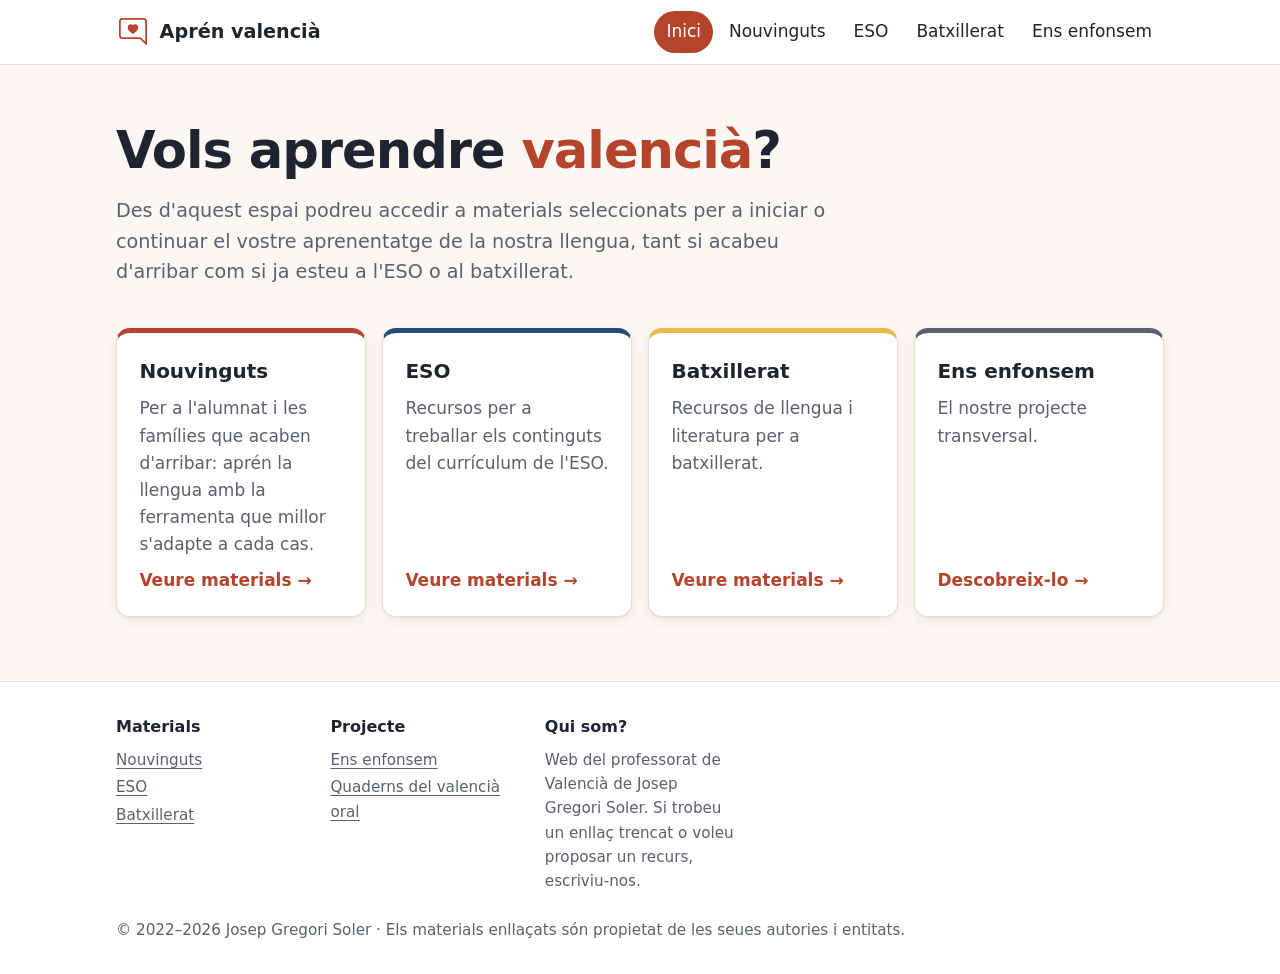
<file: index.html>
<!doctype html>
<html lang="ca">
<head>
  <meta charset="utf-8">
  <meta name="viewport" content="width=device-width, initial-scale=1">
  <title>Aprén valencià</title>
  <meta name="description" content="Materials seleccionats per a aprendre valencià: persones nouvingudes, ESO i batxillerat.">
  <meta name="author" content="Josep Gregori Soler">
  <link rel="icon" href="imatges/icona.svg" type="image/svg+xml">
  <link rel="stylesheet" href="css/estil.css">
</head>
<body>
  <a class="salta" href="#contingut">Salta al contingut</a>
  <header class="capcalera">
    <div class="contenidor">
      <a class="marca" href="index.html"><svg width="34" height="28" viewBox="0 0 16 16" fill="currentColor" aria-hidden="true"><path d="M2 1a1 1 0 0 0-1 1v8a1 1 0 0 0 1 1h9.586a2 2 0 0 1 1.414.586l2 2V2a1 1 0 0 0-1-1H2Zm12-1a2 2 0 0 1 2 2v12.793a.5.5 0 0 1-.854.353l-2.853-2.853a1 1 0 0 0-.707-.293H2a2 2 0 0 1-2-2V2a2 2 0 0 1 2-2h12Z"/><path d="M8 3.993c1.664-1.711 5.825 1.283 0 5.132-5.825-3.85-1.664-6.843 0-5.132Z"/></svg><span>Aprén valencià</span></a>
      <nav class="navegacio" aria-label="Seccions"><ul><li><a href="index.html" aria-current="page">Inici</a></li><li><a href="nouvinguts.html">Nouvinguts</a></li><li><a href="eso.html">ESO</a></li><li><a href="batxillerat.html">Batxillerat</a></li><li><a href="ens-enfonsem.html">Ens enfonsem</a></li></ul></nav>
    </div>
  </header>
  <main id="contingut">
    <div class="contenidor">
      <section class="heroi">
        <h1>Vols aprendre <span>valencià</span>?</h1>
        <p>Des d'aquest espai podreu accedir a materials seleccionats per a iniciar o continuar el vostre aprenentatge de la nostra llengua, tant si acabeu d'arribar com si ja esteu a l'ESO o al batxillerat.</p>
      </section>
      <div class="seccions">
        <a class="seccio" href="nouvinguts.html"><h2>Nouvinguts</h2><p>Per a l'alumnat i les famílies que acaben d'arribar: aprén la llengua amb la ferramenta que millor s'adapte a cada cas.</p><span class="mes">Veure materials →</span></a>
        <a class="seccio" href="eso.html"><h2>ESO</h2><p>Recursos per a treballar els continguts del currículum de l'ESO.</p><span class="mes">Veure materials →</span></a>
        <a class="seccio" href="batxillerat.html"><h2>Batxillerat</h2><p>Recursos de llengua i literatura per a batxillerat.</p><span class="mes">Veure materials →</span></a>
        <a class="seccio" href="ens-enfonsem.html"><h2>Ens enfonsem</h2><p>El nostre projecte transversal.</p><span class="mes">Descobreix-lo →</span></a>
      </div>
    </div>
  </main>
  <footer class="peu">
    <div class="contenidor">
      <div>
        <h2>Materials</h2>
        <ul>
          <li><a href="nouvinguts.html">Nouvinguts</a></li>
          <li><a href="eso.html">ESO</a></li>
          <li><a href="batxillerat.html">Batxillerat</a></li>
        </ul>
      </div>
      <div>
        <h2>Projecte</h2>
        <ul>
          <li><a href="ens-enfonsem.html">Ens enfonsem</a></li>
          <li><a href="quaderns-oral.html">Quaderns del valencià oral</a></li>
        </ul>
      </div>
      <div>
        <h2>Qui som?</h2>
        <p style="margin:0">Web del professorat de Valencià de Josep Gregori Soler. Si trobeu un enllaç trencat o voleu proposar un recurs, escriviu-nos.</p>
      </div>
      <p class="credits">© 2022–2026 Josep Gregori Soler · Els materials enllaçats són propietat de les seues autories i entitats.</p>
    </div>
  </footer>
</body>
</html>
</file>
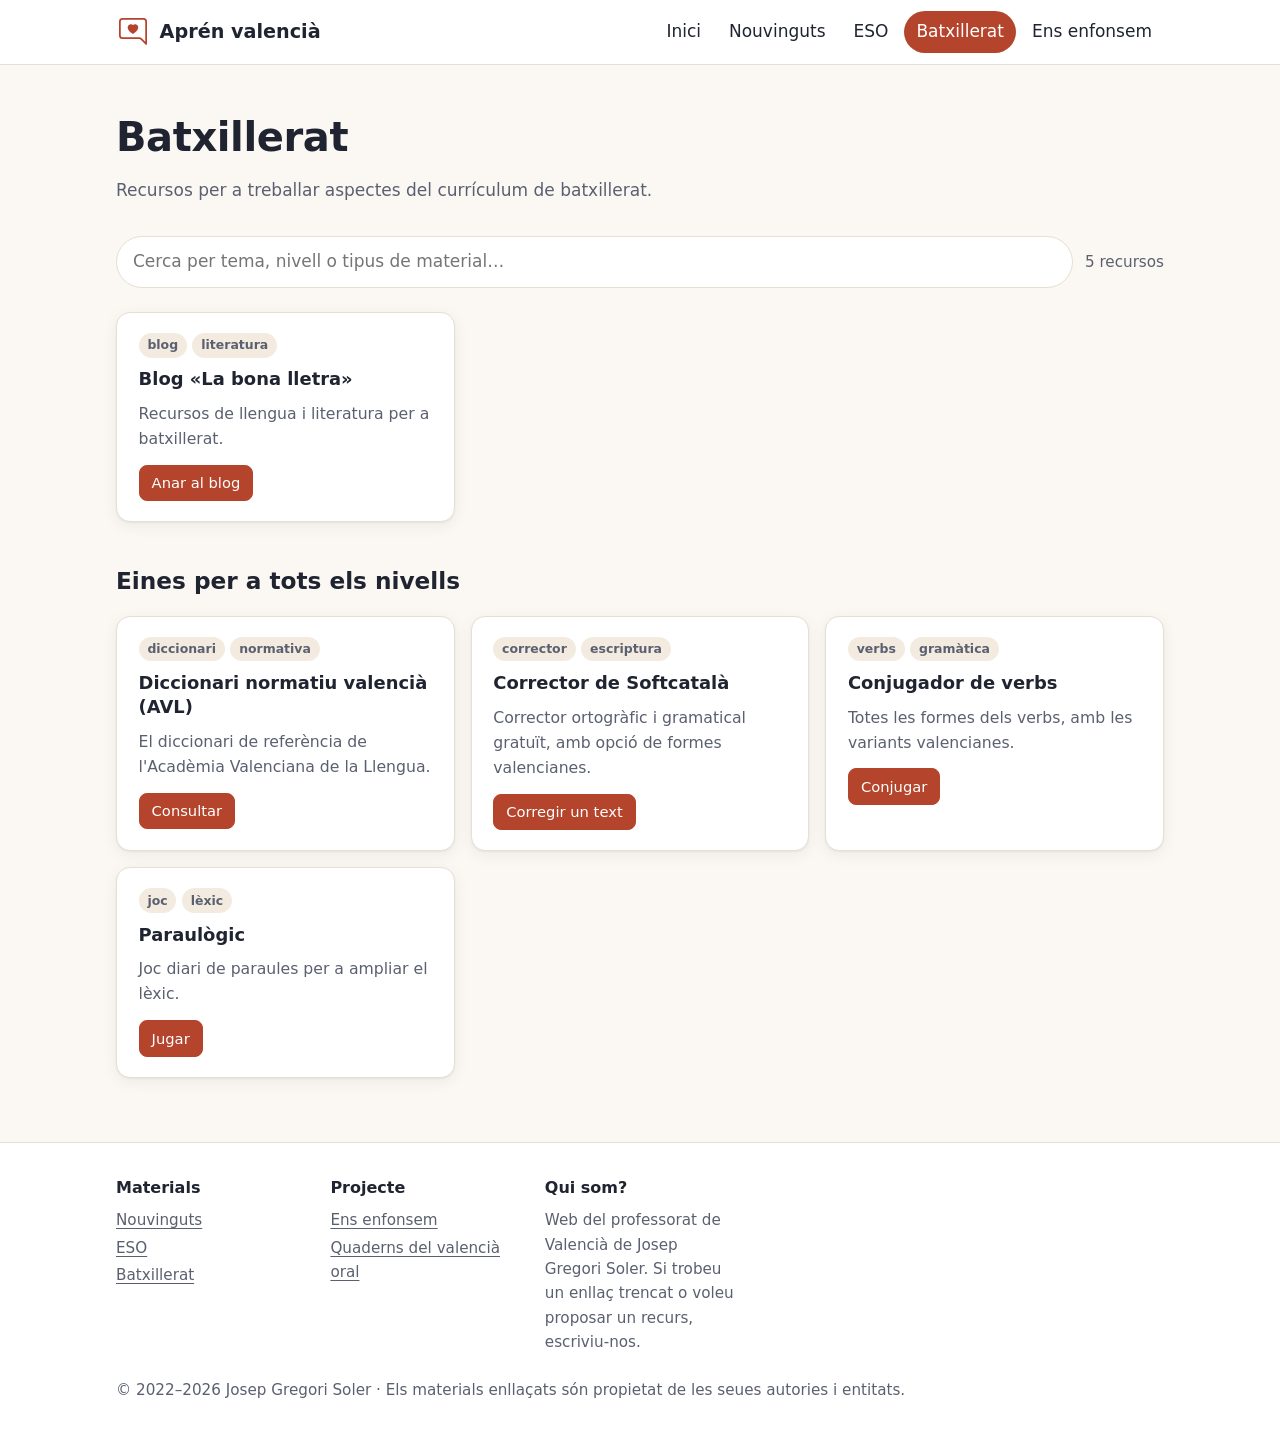
<file: batxillerat.html>
<!doctype html>
<html lang="ca">
<head>
  <meta charset="utf-8">
  <meta name="viewport" content="width=device-width, initial-scale=1">
  <title>Batxillerat · Aprén valencià</title>
  <meta name="description" content="Batxillerat: materials per a aprendre valencià.">
  <meta name="author" content="Josep Gregori Soler">
  <link rel="icon" href="imatges/icona.svg" type="image/svg+xml">
  <link rel="stylesheet" href="css/estil.css">
</head>
<body>
  <a class="salta" href="#contingut">Salta al contingut</a>
  <header class="capcalera">
    <div class="contenidor">
      <a class="marca" href="index.html"><svg width="34" height="28" viewBox="0 0 16 16" fill="currentColor" aria-hidden="true"><path d="M2 1a1 1 0 0 0-1 1v8a1 1 0 0 0 1 1h9.586a2 2 0 0 1 1.414.586l2 2V2a1 1 0 0 0-1-1H2Zm12-1a2 2 0 0 1 2 2v12.793a.5.5 0 0 1-.854.353l-2.853-2.853a1 1 0 0 0-.707-.293H2a2 2 0 0 1-2-2V2a2 2 0 0 1 2-2h12Z"/><path d="M8 3.993c1.664-1.711 5.825 1.283 0 5.132-5.825-3.85-1.664-6.843 0-5.132Z"/></svg><span>Aprén valencià</span></a>
      <nav class="navegacio" aria-label="Seccions"><ul><li><a href="index.html">Inici</a></li><li><a href="nouvinguts.html">Nouvinguts</a></li><li><a href="eso.html">ESO</a></li><li><a href="batxillerat.html" aria-current="page">Batxillerat</a></li><li><a href="ens-enfonsem.html">Ens enfonsem</a></li></ul></nav>
    </div>
  </header>
  <main id="contingut" data-seccio="batxillerat">
    <div class="contenidor">
      <div class="titol-pagina">
        <h1>Batxillerat</h1>
        <p>Recursos per a treballar aspectes del currículum de batxillerat.</p>
      </div>
      <div class="cercador">
        <label class="salta" for="cerca">Cerca</label>
        <input type="search" id="cerca" placeholder="Cerca per tema, nivell o tipus de material…" autocomplete="off">
        <span class="recompte" id="recompte" aria-live="polite"></span>
      </div>
      <div class="recursos" id="llista-recursos"></div>
      <h2>Eines per a tots els nivells</h2>
      <div class="recursos" id="llista-eines"></div>
    </div>
  </main>
  <footer class="peu">
    <div class="contenidor">
      <div>
        <h2>Materials</h2>
        <ul>
          <li><a href="nouvinguts.html">Nouvinguts</a></li>
          <li><a href="eso.html">ESO</a></li>
          <li><a href="batxillerat.html">Batxillerat</a></li>
        </ul>
      </div>
      <div>
        <h2>Projecte</h2>
        <ul>
          <li><a href="ens-enfonsem.html">Ens enfonsem</a></li>
          <li><a href="quaderns-oral.html">Quaderns del valencià oral</a></li>
        </ul>
      </div>
      <div>
        <h2>Qui som?</h2>
        <p style="margin:0">Web del professorat de Valencià de Josep Gregori Soler. Si trobeu un enllaç trencat o voleu proposar un recurs, escriviu-nos.</p>
      </div>
      <p class="credits">© 2022–2026 Josep Gregori Soler · Els materials enllaçats són propietat de les seues autories i entitats.</p>
    </div>
  </footer>
  <script src="js/recursos.js"></script>
  <script src="js/app.js"></script>
</body>
</html>
</file>
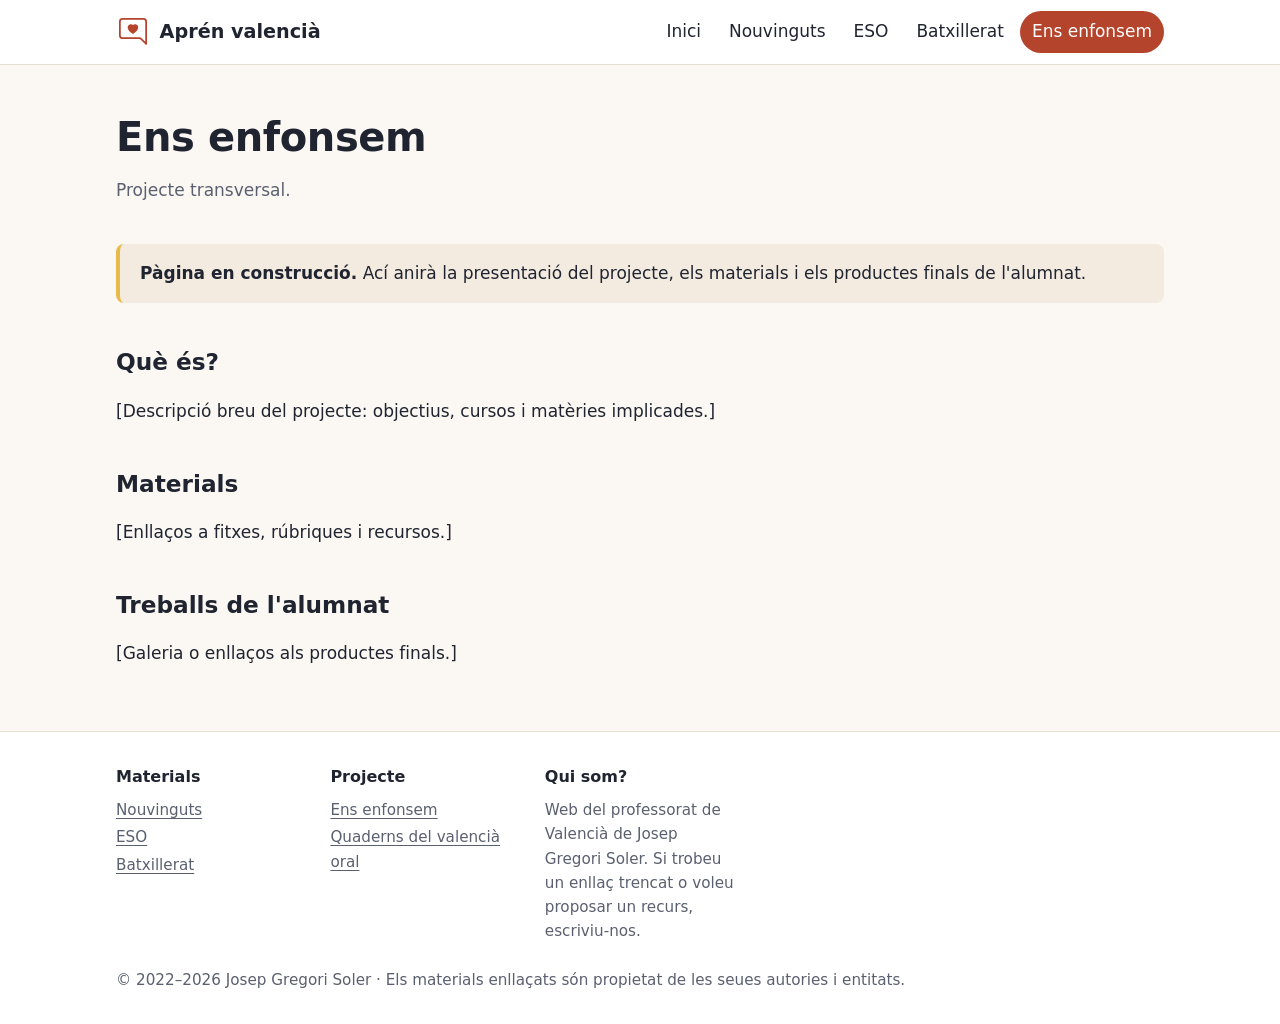
<file: ens-enfonsem.html>
<!doctype html>
<html lang="ca">
<head>
  <meta charset="utf-8">
  <meta name="viewport" content="width=device-width, initial-scale=1">
  <title>Ens enfonsem · Aprén valencià</title>
  <meta name="description" content="Ens enfonsem: projecte transversal.">
  <meta name="author" content="Josep Gregori Soler">
  <link rel="icon" href="imatges/icona.svg" type="image/svg+xml">
  <link rel="stylesheet" href="css/estil.css">
</head>
<body>
  <a class="salta" href="#contingut">Salta al contingut</a>
  <header class="capcalera">
    <div class="contenidor">
      <a class="marca" href="index.html"><svg width="34" height="28" viewBox="0 0 16 16" fill="currentColor" aria-hidden="true"><path d="M2 1a1 1 0 0 0-1 1v8a1 1 0 0 0 1 1h9.586a2 2 0 0 1 1.414.586l2 2V2a1 1 0 0 0-1-1H2Zm12-1a2 2 0 0 1 2 2v12.793a.5.5 0 0 1-.854.353l-2.853-2.853a1 1 0 0 0-.707-.293H2a2 2 0 0 1-2-2V2a2 2 0 0 1 2-2h12Z"/><path d="M8 3.993c1.664-1.711 5.825 1.283 0 5.132-5.825-3.85-1.664-6.843 0-5.132Z"/></svg><span>Aprén valencià</span></a>
      <nav class="navegacio" aria-label="Seccions"><ul><li><a href="index.html">Inici</a></li><li><a href="nouvinguts.html">Nouvinguts</a></li><li><a href="eso.html">ESO</a></li><li><a href="batxillerat.html">Batxillerat</a></li><li><a href="ens-enfonsem.html" aria-current="page">Ens enfonsem</a></li></ul></nav>
    </div>
  </header>
  <main id="contingut">
    <div class="contenidor">
      <div class="titol-pagina">
        <h1>Ens enfonsem</h1>
        <p>Projecte transversal.</p>
      </div>
      <div class="avis"><strong>Pàgina en construcció.</strong> Ací anirà la presentació del projecte, els materials i els productes finals de l'alumnat.</div>
      <h2>Què és?</h2>
      <p>[Descripció breu del projecte: objectius, cursos i matèries implicades.]</p>
      <h2>Materials</h2>
      <p>[Enllaços a fitxes, rúbriques i recursos.]</p>
      <h2>Treballs de l'alumnat</h2>
      <p>[Galeria o enllaços als productes finals.]</p>
    </div>
  </main>
  <footer class="peu">
    <div class="contenidor">
      <div>
        <h2>Materials</h2>
        <ul>
          <li><a href="nouvinguts.html">Nouvinguts</a></li>
          <li><a href="eso.html">ESO</a></li>
          <li><a href="batxillerat.html">Batxillerat</a></li>
        </ul>
      </div>
      <div>
        <h2>Projecte</h2>
        <ul>
          <li><a href="ens-enfonsem.html">Ens enfonsem</a></li>
          <li><a href="quaderns-oral.html">Quaderns del valencià oral</a></li>
        </ul>
      </div>
      <div>
        <h2>Qui som?</h2>
        <p style="margin:0">Web del professorat de Valencià de Josep Gregori Soler. Si trobeu un enllaç trencat o voleu proposar un recurs, escriviu-nos.</p>
      </div>
      <p class="credits">© 2022–2026 Josep Gregori Soler · Els materials enllaçats són propietat de les seues autories i entitats.</p>
    </div>
  </footer>
</body>
</html>
</file>
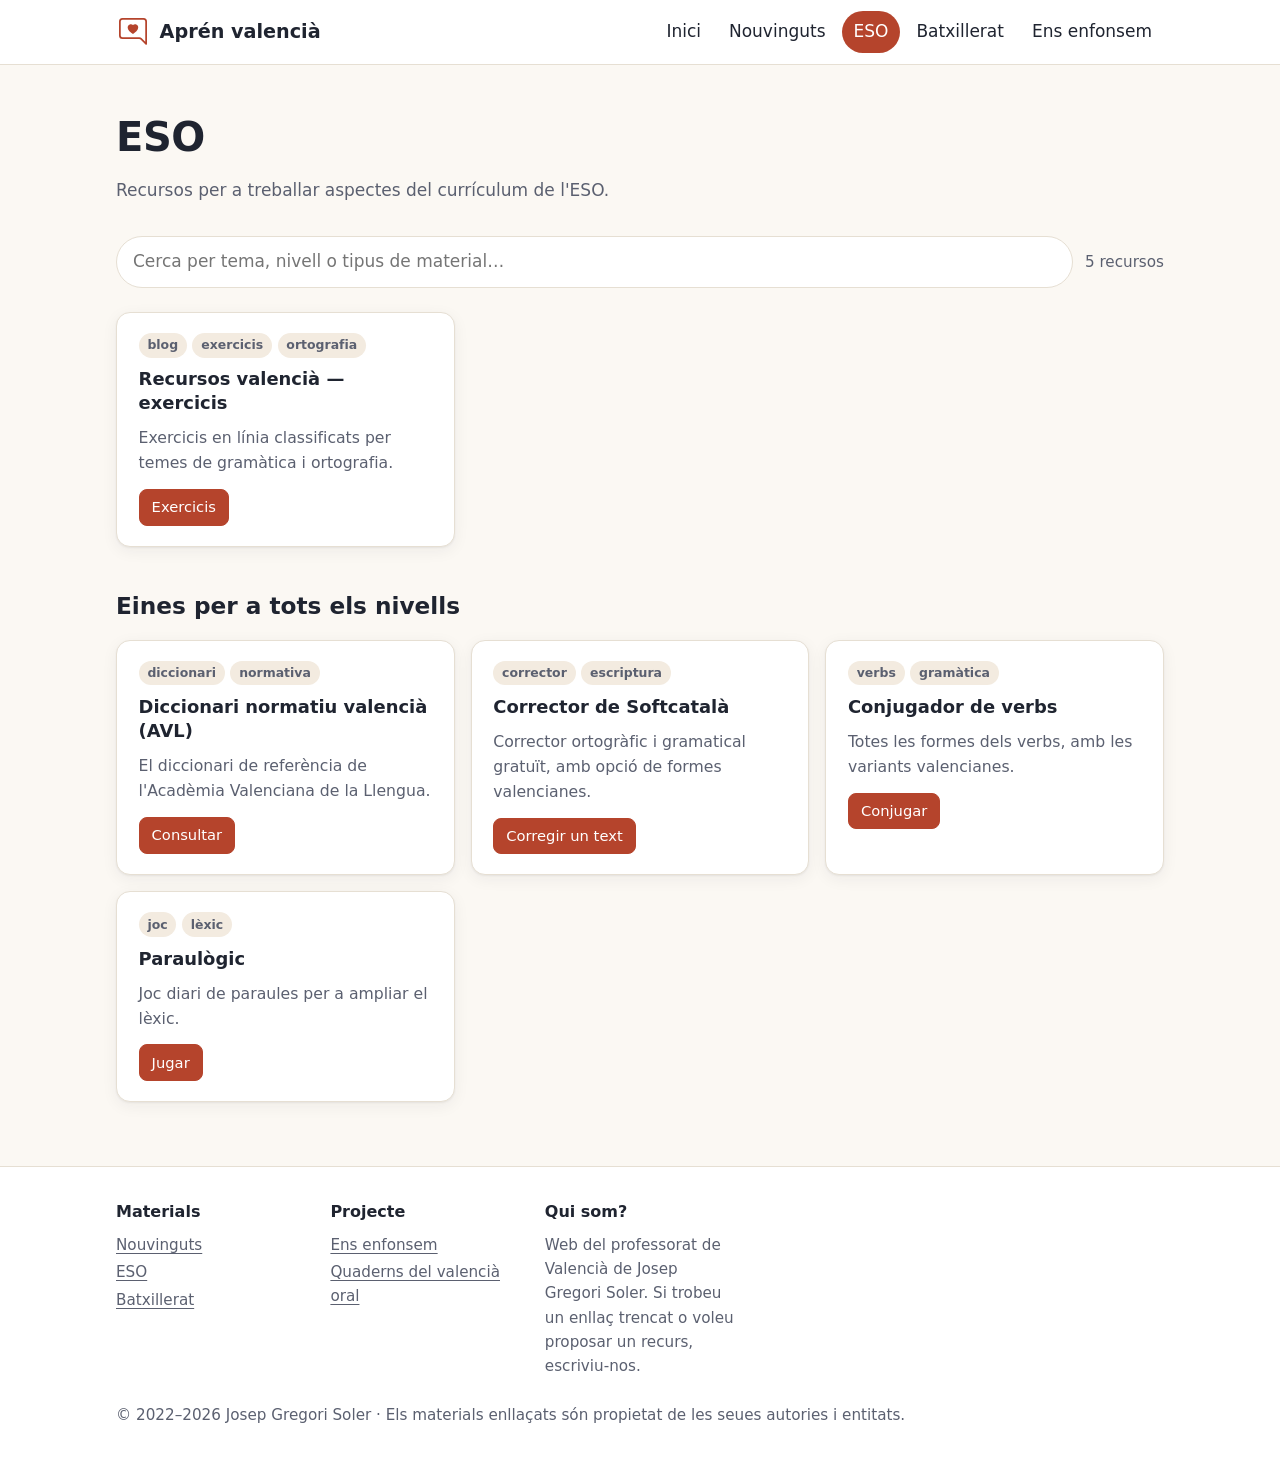
<file: eso.html>
<!doctype html>
<html lang="ca">
<head>
  <meta charset="utf-8">
  <meta name="viewport" content="width=device-width, initial-scale=1">
  <title>ESO · Aprén valencià</title>
  <meta name="description" content="ESO: materials per a aprendre valencià.">
  <meta name="author" content="Josep Gregori Soler">
  <link rel="icon" href="imatges/icona.svg" type="image/svg+xml">
  <link rel="stylesheet" href="css/estil.css">
</head>
<body>
  <a class="salta" href="#contingut">Salta al contingut</a>
  <header class="capcalera">
    <div class="contenidor">
      <a class="marca" href="index.html"><svg width="34" height="28" viewBox="0 0 16 16" fill="currentColor" aria-hidden="true"><path d="M2 1a1 1 0 0 0-1 1v8a1 1 0 0 0 1 1h9.586a2 2 0 0 1 1.414.586l2 2V2a1 1 0 0 0-1-1H2Zm12-1a2 2 0 0 1 2 2v12.793a.5.5 0 0 1-.854.353l-2.853-2.853a1 1 0 0 0-.707-.293H2a2 2 0 0 1-2-2V2a2 2 0 0 1 2-2h12Z"/><path d="M8 3.993c1.664-1.711 5.825 1.283 0 5.132-5.825-3.85-1.664-6.843 0-5.132Z"/></svg><span>Aprén valencià</span></a>
      <nav class="navegacio" aria-label="Seccions"><ul><li><a href="index.html">Inici</a></li><li><a href="nouvinguts.html">Nouvinguts</a></li><li><a href="eso.html" aria-current="page">ESO</a></li><li><a href="batxillerat.html">Batxillerat</a></li><li><a href="ens-enfonsem.html">Ens enfonsem</a></li></ul></nav>
    </div>
  </header>
  <main id="contingut" data-seccio="eso">
    <div class="contenidor">
      <div class="titol-pagina">
        <h1>ESO</h1>
        <p>Recursos per a treballar aspectes del currículum de l'ESO.</p>
      </div>
      <div class="cercador">
        <label class="salta" for="cerca">Cerca</label>
        <input type="search" id="cerca" placeholder="Cerca per tema, nivell o tipus de material…" autocomplete="off">
        <span class="recompte" id="recompte" aria-live="polite"></span>
      </div>
      <div class="recursos" id="llista-recursos"></div>
      <h2>Eines per a tots els nivells</h2>
      <div class="recursos" id="llista-eines"></div>
    </div>
  </main>
  <footer class="peu">
    <div class="contenidor">
      <div>
        <h2>Materials</h2>
        <ul>
          <li><a href="nouvinguts.html">Nouvinguts</a></li>
          <li><a href="eso.html">ESO</a></li>
          <li><a href="batxillerat.html">Batxillerat</a></li>
        </ul>
      </div>
      <div>
        <h2>Projecte</h2>
        <ul>
          <li><a href="ens-enfonsem.html">Ens enfonsem</a></li>
          <li><a href="quaderns-oral.html">Quaderns del valencià oral</a></li>
        </ul>
      </div>
      <div>
        <h2>Qui som?</h2>
        <p style="margin:0">Web del professorat de Valencià de Josep Gregori Soler. Si trobeu un enllaç trencat o voleu proposar un recurs, escriviu-nos.</p>
      </div>
      <p class="credits">© 2022–2026 Josep Gregori Soler · Els materials enllaçats són propietat de les seues autories i entitats.</p>
    </div>
  </footer>
  <script src="js/recursos.js"></script>
  <script src="js/app.js"></script>
</body>
</html>
</file>
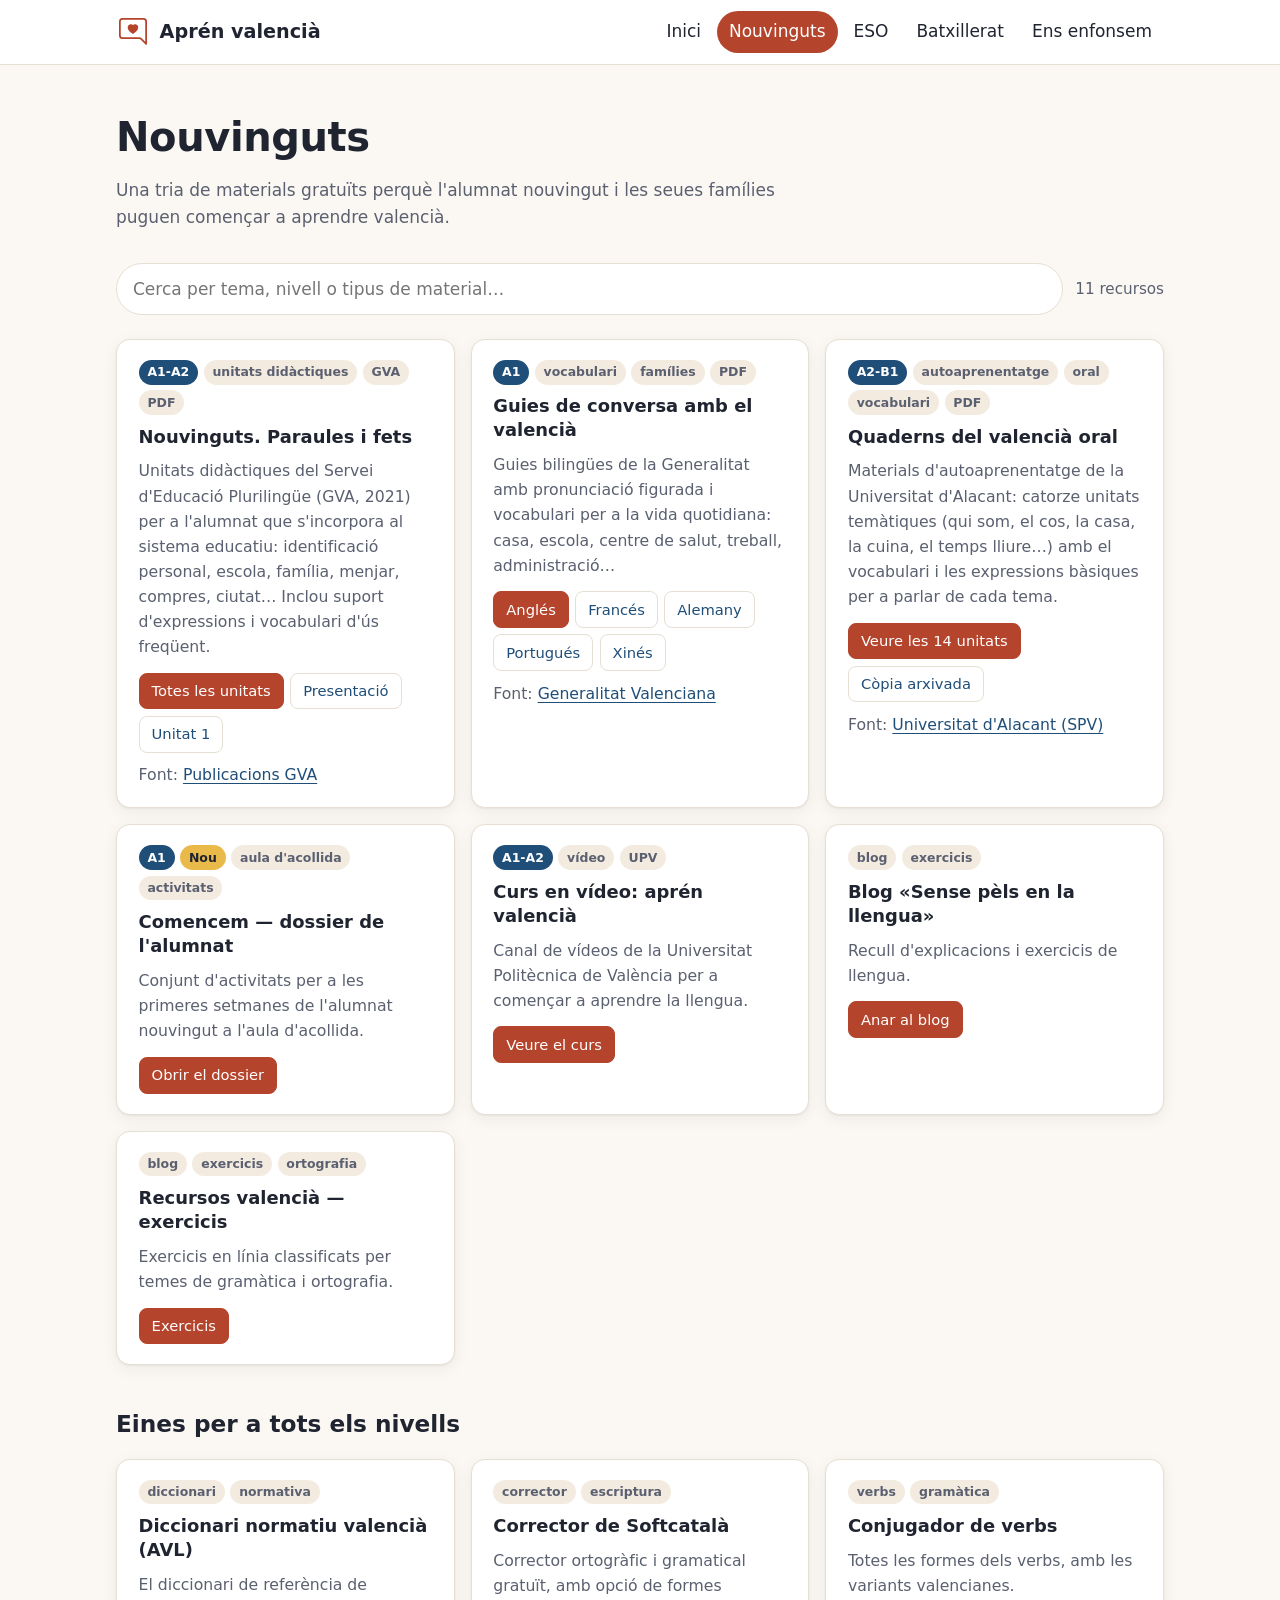
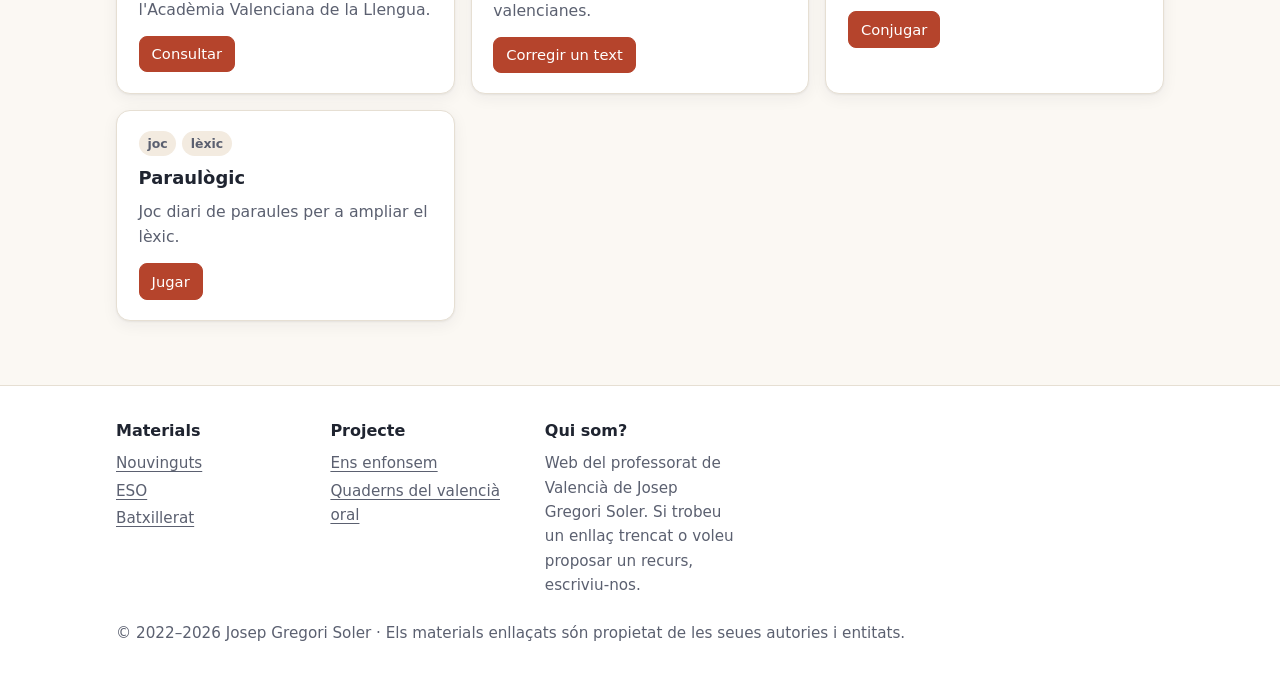
<file: nouvinguts.html>
<!doctype html>
<html lang="ca">
<head>
  <meta charset="utf-8">
  <meta name="viewport" content="width=device-width, initial-scale=1">
  <title>Nouvinguts · Aprén valencià</title>
  <meta name="description" content="Nouvinguts: materials per a aprendre valencià.">
  <meta name="author" content="Josep Gregori Soler">
  <link rel="icon" href="imatges/icona.svg" type="image/svg+xml">
  <link rel="stylesheet" href="css/estil.css">
</head>
<body>
  <a class="salta" href="#contingut">Salta al contingut</a>
  <header class="capcalera">
    <div class="contenidor">
      <a class="marca" href="index.html"><svg width="34" height="28" viewBox="0 0 16 16" fill="currentColor" aria-hidden="true"><path d="M2 1a1 1 0 0 0-1 1v8a1 1 0 0 0 1 1h9.586a2 2 0 0 1 1.414.586l2 2V2a1 1 0 0 0-1-1H2Zm12-1a2 2 0 0 1 2 2v12.793a.5.5 0 0 1-.854.353l-2.853-2.853a1 1 0 0 0-.707-.293H2a2 2 0 0 1-2-2V2a2 2 0 0 1 2-2h12Z"/><path d="M8 3.993c1.664-1.711 5.825 1.283 0 5.132-5.825-3.85-1.664-6.843 0-5.132Z"/></svg><span>Aprén valencià</span></a>
      <nav class="navegacio" aria-label="Seccions"><ul><li><a href="index.html">Inici</a></li><li><a href="nouvinguts.html" aria-current="page">Nouvinguts</a></li><li><a href="eso.html">ESO</a></li><li><a href="batxillerat.html">Batxillerat</a></li><li><a href="ens-enfonsem.html">Ens enfonsem</a></li></ul></nav>
    </div>
  </header>
  <main id="contingut" data-seccio="nouvinguts">
    <div class="contenidor">
      <div class="titol-pagina">
        <h1>Nouvinguts</h1>
        <p>Una tria de materials gratuïts perquè l'alumnat nouvingut i les seues famílies puguen començar a aprendre valencià.</p>
      </div>
      <div class="cercador">
        <label class="salta" for="cerca">Cerca</label>
        <input type="search" id="cerca" placeholder="Cerca per tema, nivell o tipus de material…" autocomplete="off">
        <span class="recompte" id="recompte" aria-live="polite"></span>
      </div>
      <div class="recursos" id="llista-recursos"></div>
      <h2>Eines per a tots els nivells</h2>
      <div class="recursos" id="llista-eines"></div>
    </div>
  </main>
  <footer class="peu">
    <div class="contenidor">
      <div>
        <h2>Materials</h2>
        <ul>
          <li><a href="nouvinguts.html">Nouvinguts</a></li>
          <li><a href="eso.html">ESO</a></li>
          <li><a href="batxillerat.html">Batxillerat</a></li>
        </ul>
      </div>
      <div>
        <h2>Projecte</h2>
        <ul>
          <li><a href="ens-enfonsem.html">Ens enfonsem</a></li>
          <li><a href="quaderns-oral.html">Quaderns del valencià oral</a></li>
        </ul>
      </div>
      <div>
        <h2>Qui som?</h2>
        <p style="margin:0">Web del professorat de Valencià de Josep Gregori Soler. Si trobeu un enllaç trencat o voleu proposar un recurs, escriviu-nos.</p>
      </div>
      <p class="credits">© 2022–2026 Josep Gregori Soler · Els materials enllaçats són propietat de les seues autories i entitats.</p>
    </div>
  </footer>
  <script src="js/recursos.js"></script>
  <script src="js/app.js"></script>
</body>
</html>
</file>
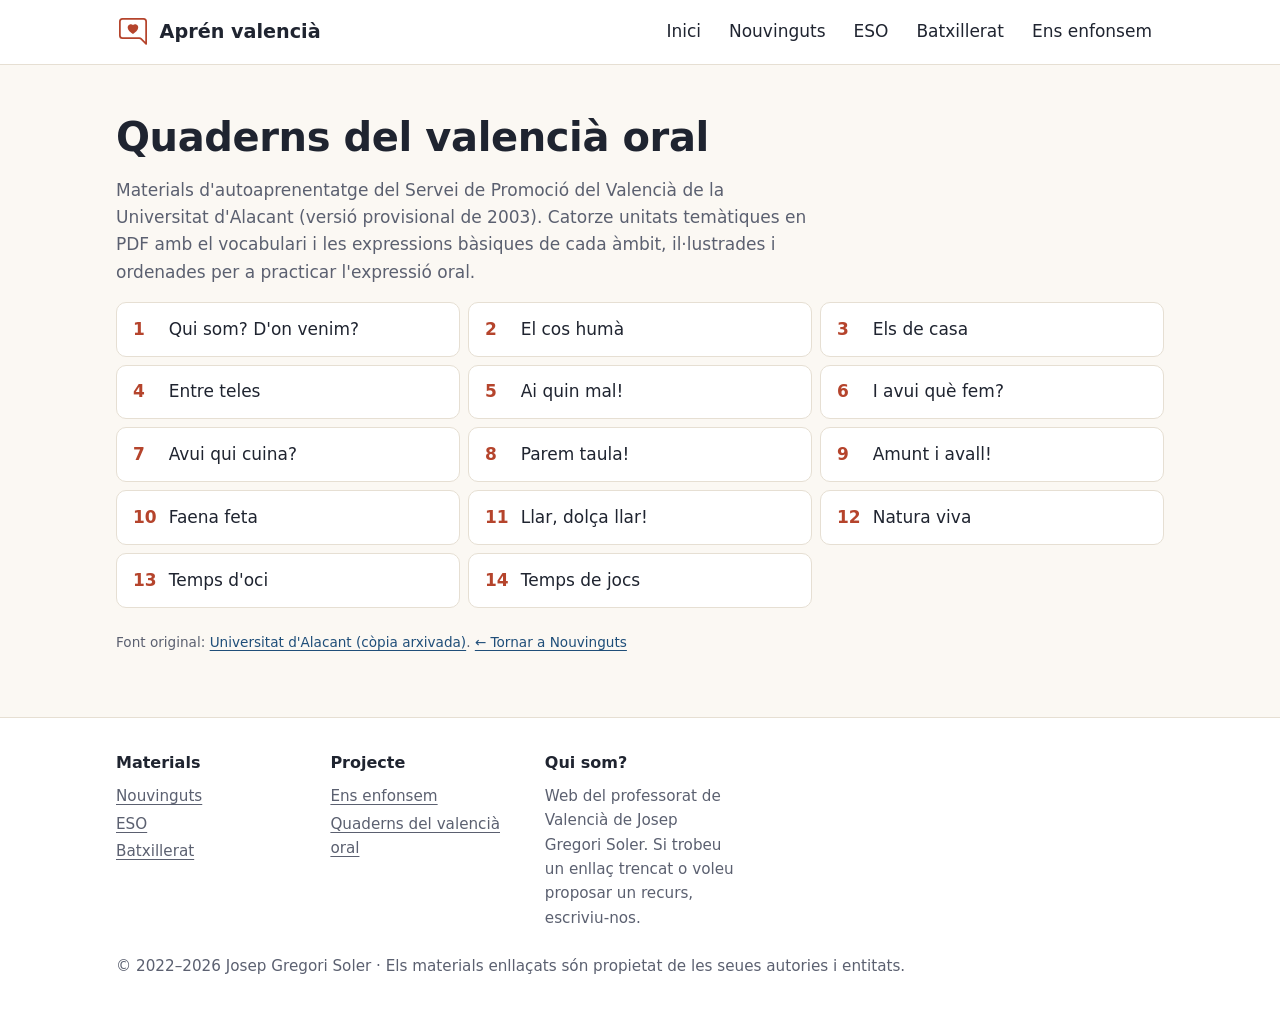
<file: quaderns-oral.html>
<!doctype html>
<html lang="ca">
<head>
  <meta charset="utf-8">
  <meta name="viewport" content="width=device-width, initial-scale=1">
  <title>Quaderns del valencià oral · Aprén valencià</title>
  <meta name="description" content="Quadern de valencià oral de la Universitat d'Alacant: 14 unitats en PDF.">
  <meta name="author" content="Josep Gregori Soler">
  <link rel="icon" href="imatges/icona.svg" type="image/svg+xml">
  <link rel="stylesheet" href="css/estil.css">
</head>
<body>
  <a class="salta" href="#contingut">Salta al contingut</a>
  <header class="capcalera">
    <div class="contenidor">
      <a class="marca" href="index.html"><svg width="34" height="28" viewBox="0 0 16 16" fill="currentColor" aria-hidden="true"><path d="M2 1a1 1 0 0 0-1 1v8a1 1 0 0 0 1 1h9.586a2 2 0 0 1 1.414.586l2 2V2a1 1 0 0 0-1-1H2Zm12-1a2 2 0 0 1 2 2v12.793a.5.5 0 0 1-.854.353l-2.853-2.853a1 1 0 0 0-.707-.293H2a2 2 0 0 1-2-2V2a2 2 0 0 1 2-2h12Z"/><path d="M8 3.993c1.664-1.711 5.825 1.283 0 5.132-5.825-3.85-1.664-6.843 0-5.132Z"/></svg><span>Aprén valencià</span></a>
      <nav class="navegacio" aria-label="Seccions"><ul><li><a href="index.html">Inici</a></li><li><a href="nouvinguts.html">Nouvinguts</a></li><li><a href="eso.html">ESO</a></li><li><a href="batxillerat.html">Batxillerat</a></li><li><a href="ens-enfonsem.html">Ens enfonsem</a></li></ul></nav>
    </div>
  </header>
  <main id="contingut">
    <div class="contenidor">
      <div class="titol-pagina">
        <h1>Quaderns del valencià oral</h1>
        <p>Materials d'autoaprenentatge del Servei de Promoció del Valencià de la Universitat d'Alacant (versió provisional de 2003). Catorze unitats temàtiques en PDF amb el vocabulari i les expressions bàsiques de cada àmbit, il·lustrades i ordenades per a practicar l'expressió oral.</p>
      </div>
      <ol class="unitats">
          <li><a target="_blank" rel="noopener" href="vo/unitat_01_oral.pdf"><span class="num">1</span><span>Qui som? D'on venim?</span></a></li>
          <li><a target="_blank" rel="noopener" href="vo/unitat_02_oral.pdf"><span class="num">2</span><span>El cos humà</span></a></li>
          <li><a target="_blank" rel="noopener" href="vo/unitat_03_oral.pdf"><span class="num">3</span><span>Els de casa</span></a></li>
          <li><a target="_blank" rel="noopener" href="vo/unitat_04_oral.pdf"><span class="num">4</span><span>Entre teles</span></a></li>
          <li><a target="_blank" rel="noopener" href="vo/unitat_05_oral.pdf"><span class="num">5</span><span>Ai quin mal!</span></a></li>
          <li><a target="_blank" rel="noopener" href="vo/unitat_06_oral.pdf"><span class="num">6</span><span>I avui què fem?</span></a></li>
          <li><a target="_blank" rel="noopener" href="vo/unitat_07_oral.pdf"><span class="num">7</span><span>Avui qui cuina?</span></a></li>
          <li><a target="_blank" rel="noopener" href="vo/unitat_08_oral.pdf"><span class="num">8</span><span>Parem taula!</span></a></li>
          <li><a target="_blank" rel="noopener" href="vo/unitat_09_oral.pdf"><span class="num">9</span><span>Amunt i avall!</span></a></li>
          <li><a target="_blank" rel="noopener" href="vo/unitat_10_oral.pdf"><span class="num">10</span><span>Faena feta</span></a></li>
          <li><a target="_blank" rel="noopener" href="vo/unitat_11_oral.pdf"><span class="num">11</span><span>Llar, dolça llar!</span></a></li>
          <li><a target="_blank" rel="noopener" href="vo/unitat_12_oral.pdf"><span class="num">12</span><span>Natura viva</span></a></li>
          <li><a target="_blank" rel="noopener" href="vo/unitat_13_oral.pdf"><span class="num">13</span><span>Temps d'oci</span></a></li>
          <li><a target="_blank" rel="noopener" href="vo/unitat_14_oral.pdf"><span class="num">14</span><span>Temps de jocs</span></a></li>
      </ol>
      <p class="font" style="margin-top:1.5rem">Font original: <a href="https://web.archive.org/web/20120104060234/http://www.ua.es/spv/formacio/materials/materials_propis.html" target="_blank" rel="noopener">Universitat d'Alacant (còpia arxivada)</a>. <a href="nouvinguts.html">← Tornar a Nouvinguts</a></p>
    </div>
  </main>
  <footer class="peu">
    <div class="contenidor">
      <div>
        <h2>Materials</h2>
        <ul>
          <li><a href="nouvinguts.html">Nouvinguts</a></li>
          <li><a href="eso.html">ESO</a></li>
          <li><a href="batxillerat.html">Batxillerat</a></li>
        </ul>
      </div>
      <div>
        <h2>Projecte</h2>
        <ul>
          <li><a href="ens-enfonsem.html">Ens enfonsem</a></li>
          <li><a href="quaderns-oral.html">Quaderns del valencià oral</a></li>
        </ul>
      </div>
      <div>
        <h2>Qui som?</h2>
        <p style="margin:0">Web del professorat de Valencià de Josep Gregori Soler. Si trobeu un enllaç trencat o voleu proposar un recurs, escriviu-nos.</p>
      </div>
      <p class="credits">© 2022–2026 Josep Gregori Soler · Els materials enllaçats són propietat de les seues autories i entitats.</p>
    </div>
  </footer>
</body>
</html>
</file>
<file: css/estil.css>
/* Aprén valencià — full d'estil únic, sense dependències externes */

:root {
  --fons: #fbf8f3;
  --superficie: #ffffff;
  --text: #1f2430;
  --text-suau: #5b6070;
  --vora: #e6dfd3;
  --primari: #b5442c;        /* terracota */
  --primari-fosc: #8f3220;
  --secundari: #1f4e79;      /* blau mediterrani */
  --accent: #e9b949;         /* safrà */
  --etiqueta-fons: #f3ebe0;
  --ombra: 0 1px 2px rgba(31, 36, 48, .06), 0 4px 16px rgba(31, 36, 48, .06);
  --radi: 14px;
  --amplada: 1080px;
  color-scheme: light dark;
}

@media (prefers-color-scheme: dark) {
  :root:not([data-theme="light"]) {
    --fons: #16181d;
    --superficie: #1f2229;
    --text: #ece8e1;
    --text-suau: #a7abb6;
    --vora: #30343d;
    --primari: #e07a5f;
    --primari-fosc: #f2a48e;
    --secundari: #8bb8e8;
    --accent: #e9b949;
    --etiqueta-fons: #2a2e37;
    --ombra: 0 1px 2px rgba(0, 0, 0, .3), 0 4px 16px rgba(0, 0, 0, .25);
  }
}

*, *::before, *::after { box-sizing: border-box; }

html { -webkit-text-size-adjust: 100%; }

body {
  margin: 0;
  background: var(--fons);
  color: var(--text);
  font-family: system-ui, -apple-system, "Segoe UI", Roboto, "Helvetica Neue", Arial, sans-serif;
  font-size: 1.0625rem;
  line-height: 1.6;
}

a { color: var(--secundari); text-underline-offset: 3px; }
a:hover { color: var(--primari); }
:focus-visible { outline: 3px solid var(--accent); outline-offset: 2px; border-radius: 4px; }

.salta {
  position: absolute; left: -999px; top: 0;
  background: var(--primari); color: #fff; padding: .5rem 1rem; z-index: 10;
}
.salta:focus { left: 1rem; top: 1rem; }

.contenidor { max-width: var(--amplada); margin: 0 auto; padding: 0 16px; }

/* Capçalera */
.capcalera {
  background: var(--superficie);
  border-bottom: 1px solid var(--vora);
  position: sticky; top: 0; z-index: 5;
}
.capcalera .contenidor {
  display: flex; align-items: center; justify-content: space-between;
  gap: 1rem; min-height: 64px; flex-wrap: wrap;
}
.marca {
  display: flex; align-items: center; gap: .6rem;
  color: var(--text); text-decoration: none; font-weight: 700; font-size: 1.2rem;
}
.marca svg { color: var(--primari); flex: none; }
.navegacio ul { list-style: none; margin: 0; padding: 0; display: flex; flex-wrap: wrap; gap: .25rem; }
.navegacio a {
  display: block; padding: .45rem .75rem; border-radius: 999px;
  color: var(--text); text-decoration: none; font-weight: 500;
}
.navegacio a:hover { background: var(--etiqueta-fons); color: var(--text); }
.navegacio a[aria-current="page"] { background: var(--primari); color: #fff; }

/* Portada */
.heroi { padding: 3.5rem 0 2.5rem; }
.heroi h1 {
  font-size: clamp(2rem, 5vw, 3.2rem); line-height: 1.15; margin: 0 0 1rem;
  letter-spacing: -.02em;
}
.heroi h1 span { color: var(--primari); }
.heroi p { font-size: 1.2rem; color: var(--text-suau); max-width: 60ch; margin: 0; }

.titol-pagina { padding: 2.5rem 0 1rem; }
.titol-pagina h1 { margin: 0 0 .5rem; font-size: clamp(1.8rem, 4vw, 2.5rem); letter-spacing: -.01em; }
.titol-pagina p { margin: 0; color: var(--text-suau); max-width: 65ch; }

h2 { font-size: 1.45rem; margin: 2.5rem 0 1rem; }

/* Targetes de secció (portada) */
.seccions {
  display: grid; gap: 1rem;
  grid-template-columns: repeat(auto-fit, minmax(230px, 1fr));
  margin-bottom: 2rem;
}
.seccio {
  display: flex; flex-direction: column; gap: .5rem;
  background: var(--superficie); border: 1px solid var(--vora); border-radius: var(--radi);
  padding: 1.4rem; box-shadow: var(--ombra);
  color: var(--text); text-decoration: none;
  border-top: 5px solid var(--primari);
  transition: transform .15s ease, box-shadow .15s ease;
}
.seccio:nth-child(2) { border-top-color: var(--secundari); }
.seccio:nth-child(3) { border-top-color: var(--accent); }
.seccio:nth-child(4) { border-top-color: var(--text-suau); }
.seccio:hover { transform: translateY(-2px); color: var(--text); }
.seccio h2 { margin: 0; font-size: 1.25rem; }
.seccio p { margin: 0; color: var(--text-suau); flex: 1; }
.seccio .mes { font-weight: 600; color: var(--primari); }

/* Cercador */
.cercador { display: flex; flex-wrap: wrap; gap: .75rem; align-items: center; margin: 1rem 0 1.5rem; }
.cercador input[type="search"] {
  flex: 1 1 260px; font: inherit; padding: .7rem 1rem;
  border: 1px solid var(--vora); border-radius: 999px;
  background: var(--superficie); color: var(--text);
}
.cercador .recompte { color: var(--text-suau); font-size: .95rem; }

/* Llista de recursos */
.recursos { display: grid; gap: 1rem; grid-template-columns: repeat(auto-fill, minmax(300px, 1fr)); }
.recurs {
  background: var(--superficie); border: 1px solid var(--vora); border-radius: var(--radi);
  padding: 1.25rem 1.35rem; box-shadow: var(--ombra);
  display: flex; flex-direction: column; gap: .6rem;
}
.recurs h3 { margin: 0; font-size: 1.12rem; line-height: 1.35; }
.recurs p { margin: 0; color: var(--text-suau); font-size: .98rem; }
.etiquetes { display: flex; flex-wrap: wrap; gap: .35rem; }
.etiqueta {
  font-size: .78rem; font-weight: 600; padding: .15rem .55rem; border-radius: 999px;
  background: var(--etiqueta-fons); color: var(--text-suau);
}
.etiqueta.nivell { background: var(--secundari); color: #fff; }
.etiqueta.nou { background: var(--accent); color: #1f2430; }
.enllacos { list-style: none; margin: .25rem 0 0; padding: 0; display: flex; flex-wrap: wrap; gap: .4rem; }
.enllacos a {
  display: inline-block; padding: .35rem .75rem; border-radius: 8px;
  border: 1px solid var(--vora); text-decoration: none; font-size: .92rem; font-weight: 500;
}
.enllacos a:hover { border-color: var(--primari); }
.enllacos a.principal { background: var(--primari); border-color: var(--primari); color: #fff; }
.enllacos a.principal:hover { background: var(--primari-fosc); border-color: var(--primari-fosc); }
.font { font-size: .85rem; color: var(--text-suau); margin-top: auto; }

.buit {
  background: var(--superficie); border: 1px dashed var(--vora); border-radius: var(--radi);
  padding: 1.5rem; color: var(--text-suau);
}

/* Taula de les unitats (Quaderns) */
.unitats { list-style: none; padding: 0; margin: 0; display: grid; gap: .5rem;
  grid-template-columns: repeat(auto-fill, minmax(260px, 1fr)); }
.unitats a {
  display: flex; gap: .75rem; align-items: baseline; padding: .8rem 1rem;
  background: var(--superficie); border: 1px solid var(--vora); border-radius: 10px;
  text-decoration: none; color: var(--text);
}
.unitats a:hover { border-color: var(--primari); }
.unitats .num { font-weight: 700; color: var(--primari); min-width: 2ch; }

.avis {
  background: var(--etiqueta-fons); border-left: 4px solid var(--accent);
  padding: 1rem 1.25rem; border-radius: 8px; margin: 1.5rem 0;
}

/* Peu */
.peu {
  margin-top: 4rem; border-top: 1px solid var(--vora); background: var(--superficie);
  padding: 2rem 0; font-size: .95rem; color: var(--text-suau);
}
.peu .contenidor { display: grid; gap: 1.5rem; grid-template-columns: repeat(auto-fit, minmax(180px, 1fr)); }
.peu h2 { font-size: 1rem; margin: 0 0 .5rem; color: var(--text); }
.peu ul { list-style: none; margin: 0; padding: 0; }
.peu li { margin: .2rem 0; }
.peu a { color: var(--text-suau); }
.peu .credits { grid-column: 1 / -1; margin: 0; }

@media (max-width: 600px) {
  .capcalera { position: static; }
  .capcalera .contenidor { padding-top: .5rem; padding-bottom: .5rem; }
  .heroi { padding: 2rem 0 1.5rem; }
  .recursos { grid-template-columns: 1fr; }
}

@media (prefers-reduced-motion: reduce) {
  * { transition: none !important; }
}

@media print {
  .capcalera, .peu, .cercador { display: none; }
  .recurs { box-shadow: none; break-inside: avoid; }
}
</file>
